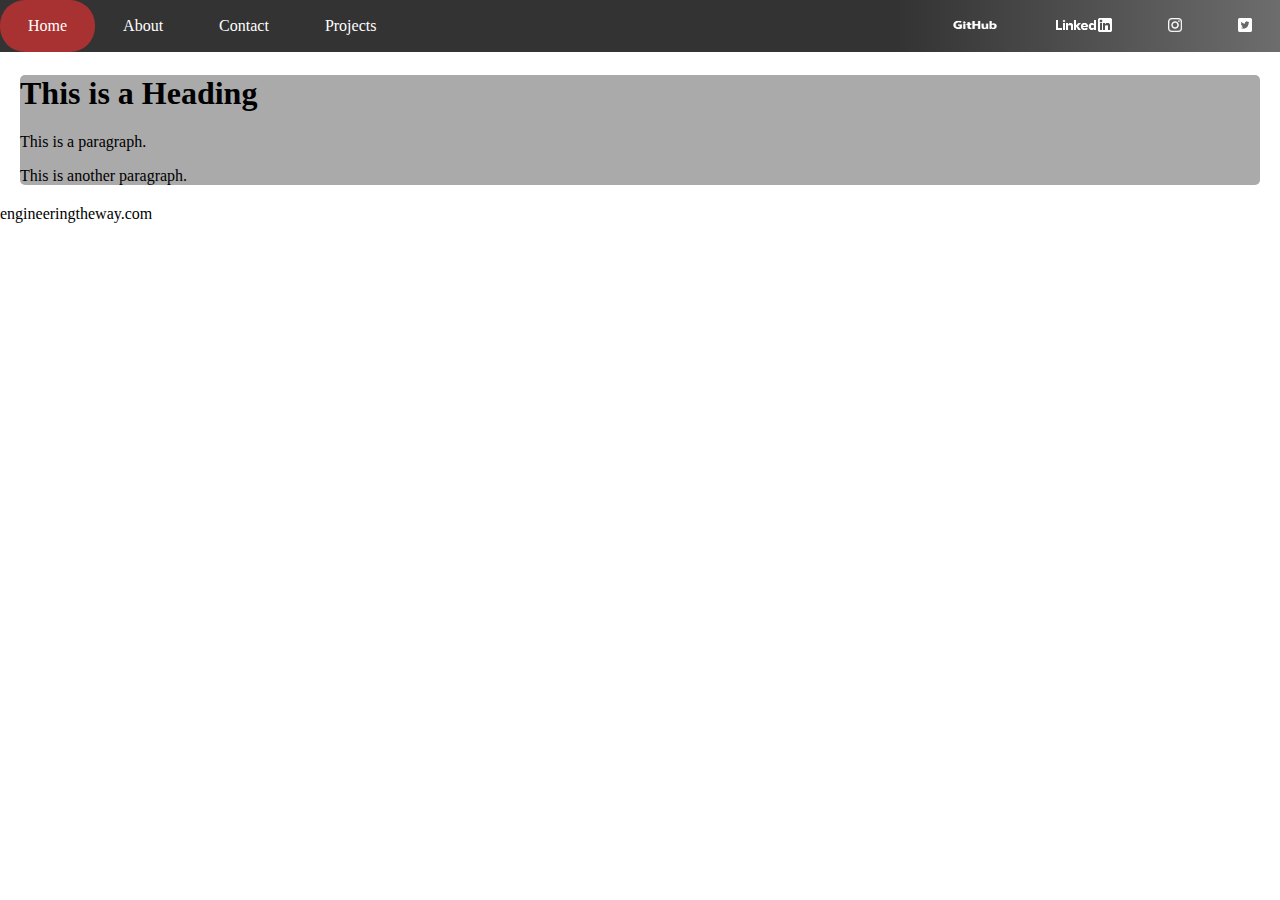
<file: Dev Files/HTML_CSS/index.html>
<!DOCTYPE html>
<html lang="en">
<head>
	<header id="pageHeader">
		<!-- Meta Data  -->
		<meta charset="UTF-8">
		<meta http-equiv="X-UA-Compatible" content="IE=edge">
		<meta name="viewport" content="width=device-width, initial-scale=1.0">
		<title>Caleb - Home</title>
		<!-- Stylesheet  -->
		<link rel="stylesheet" href="normalize.css">
		<link rel="stylesheet" href="main.css">
	</header>
</head>

<body>
	<nav>
		<ul>
			<li class="navbar"><a class="navbar active" href="index.html">Home</a></li>
			<li class="navbar"><a href="about.html">About</a></li>
			<li class="navbar"><a href="contact.html">Contact</a></li>
			<li class="navbar"><a href="projects.html">Projects</a></li>
			<li class="navbar-right"><a href="contact.html" target="_blank"><img class="navbar-right" src="./media/twitter.png" height="14" width="14"></a></li>
			<li class="navbar-right"><a href="https://www.instagram.com/waycaleb/" target="_blank"><img class="navbar-right" src="./media/ig.png" height="14" width="14"></a></li>
			<li class="navbar-right"><a href="https://www.linkedin.com/in/caleb-way-51b202247/" target="_blank"><img class="navbar-right" src="./media/linkedin.png"></a></li>
			<li class="navbar-right"><a href="https://github.com/Terillian" target="_blank"><img class="navbar-right" src="./media/github.png" height="14" width="50"></a></li>	
		</ul>
	</nav>
	<main class="content-one">
		<h1>This is a Heading</h1>
		<p>This is a paragraph.</p>
		<p>This is another paragraph.</p>
	</main>
</body>

<footer>
	<p>engineeringtheway.com</p>
</footer>
</html>
</file>
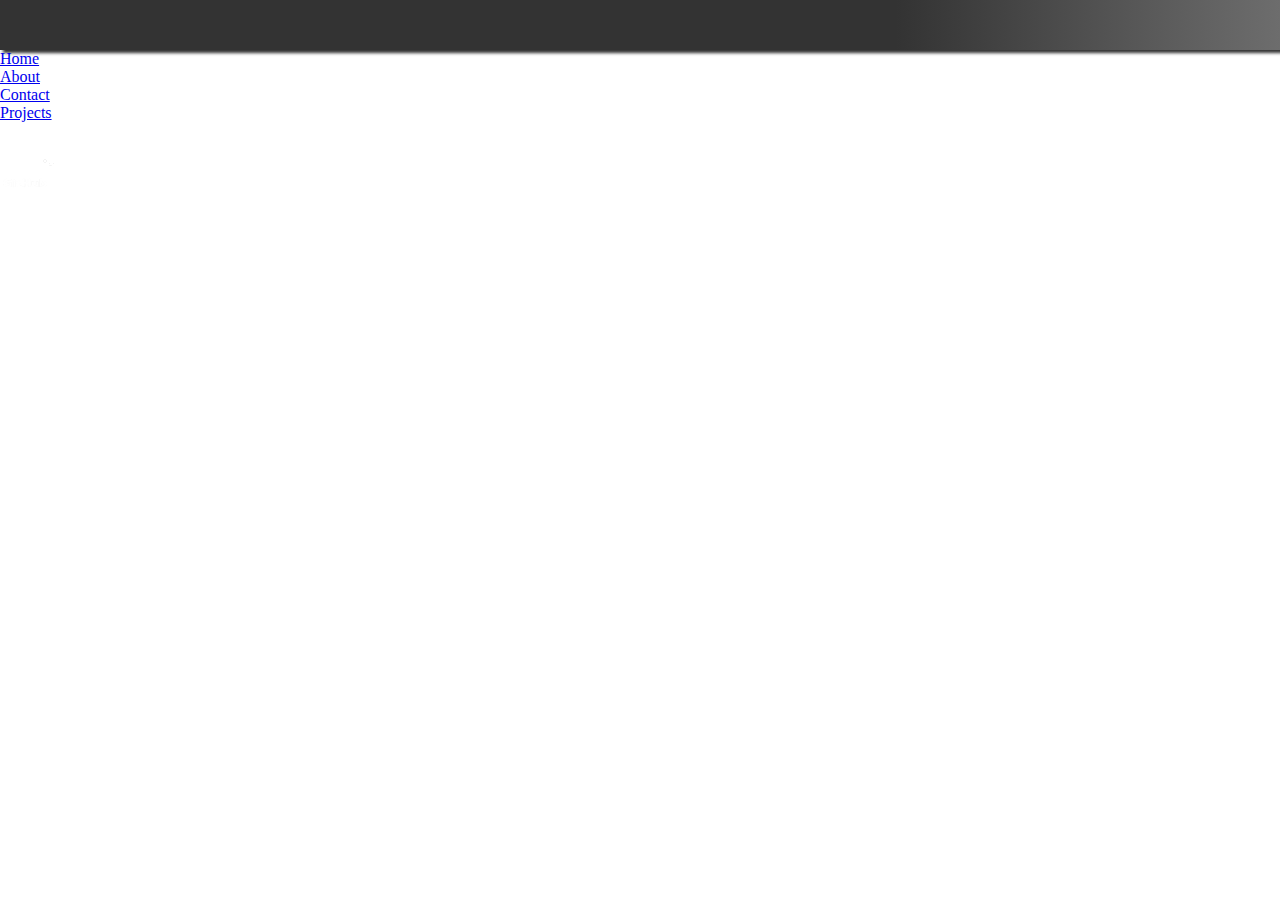
<file: about.html>
<!DOCTYPE html>
<html lang="en">
<head>
	<header id="pageHeader">
		<!-- Meta Data  -->
		<meta charset="UTF-8">
		<meta http-equiv="X-UA-Compatible" content="IE=edge">
		<meta name="viewport" content="width=device-width, initial-scale=1.0">
		<title>Caleb - About</title>
		<!-- Stylesheet  -->
		<link rel="stylesheet" href="normalize.css">
		<link rel="stylesheet" href="main.css">
</header>
</head>

<body>
	<nav>
		<ul>
			<li class="navbar"><a href="index.html">Home</a></li>
			<li class="navbar"><a class="navbar active" href="about.html">About</a></li>
			<li class="navbar"><a href="contact.html">Contact</a></li>
			<li class="navbar"><a href="projects.html">Projects</a></li>
			<li class="navbar-right"><a href="contact.html" target="_blank"><img class="navbar-right" src="./media/twitter.png" height="14" width="14"></a></li>
			<li class="navbar-right"><a href="https://www.instagram.com/waycaleb/" target="_blank"><img class="navbar-right" src="./media/ig.png" height="14" width="14"></a></li>
			<li class="navbar-right"><a href="https://www.linkedin.com/in/caleb-way-51b202247/" target="_blank"><img class="navbar-right" src="./media/linkedin.png"></a></li>
			<li class="navbar-right"><a href="https://github.com/Terillian" target="_blank"><img class="navbar-right" src="./media/github.png" height="14" width="50"></a></li>		
		</ul>
	</nav>
</body>
</html>
</file>
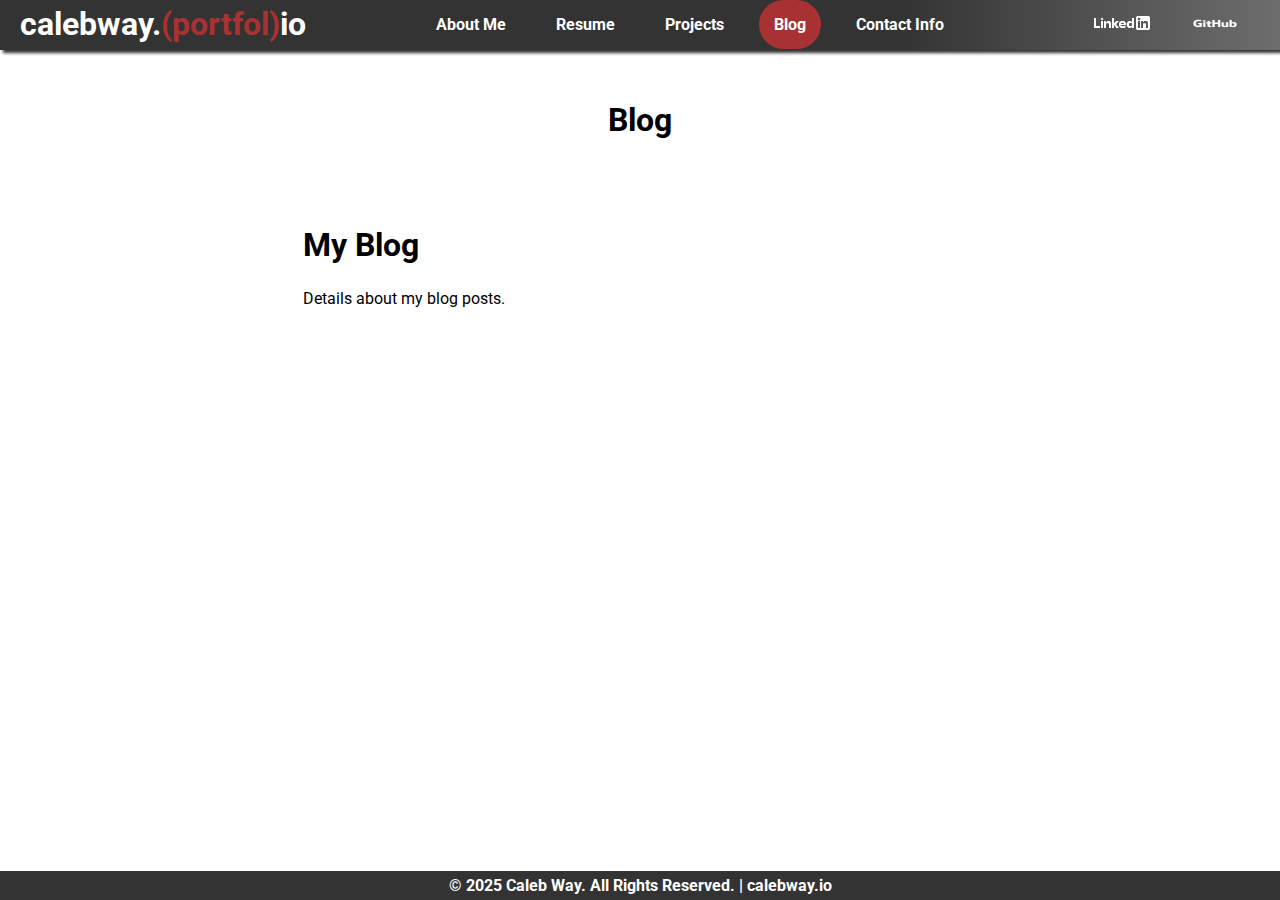
<file: blog.html>
<!DOCTYPE html>
<html lang="en">

<head>
    <!-- Meta Data  -->
    <meta charset="UTF-8">
    <meta http-equiv="X-UA-Compatible" content="IE=edge">
    <meta name="viewport" content="width=device-width, initial-scale=1.0">
    <title>Caleb - Blog</title>
	<!-- Normalize CSS  -->
	<link rel="stylesheet" href="normalize.css">
    <!-- Stylesheet  -->
    <link rel="stylesheet" href="main.css">
    <link rel="preconnect" href="https://fonts.googleapis.com">
    <link rel="preconnect" href="https://fonts.gstatic.com" crossorigin>
    <link href="https://fonts.googleapis.com/css2?family=Roboto:ital,wght@0,100..900;1,100..900&display=swap" rel="stylesheet">
    <link rel="icon" type="image/svg+xml" href="favicon.svg">
    <!-- JavaScript  -->
    <script src="https://code.jquery.com/jquery-1.10.2.js"></script>
    <script src="index.js"></script>
</head>

<body>
    <header>
        <!-- Name  -->
        <div class="header-left">
            <a href="index.html">
                <span class="white">calebway.</span><span class="red">(portfol)</span><span class="white">io</span>
            </a>
        </div>

        <!-- Navigation Links  -->
        <nav class="header-center">
            <ul>
                <li class="navbar"><a href="index.html">About Me</a></li>
                <li class="navbar"><a href="resume.html">Resume</a></li>
                <li class="navbar"><a href="projects.html">Projects</a></li>
                <li class="navbar"><a class="navbar active" href="blog.html">Blog</a></li>
                <li class="navbar"><a href="contact.html">Contact Info</a></li>
            </ul>
        </nav>

        <!-- External Links  -->
        <div class="header-right">
            <ul>
                <li class="navbar">
                    <a href="https://www.linkedin.com/in/caleb-way-51b202247/" target="_blank">
                        <img src="./media/linkedin.png" alt="LinkedIn">
                    </a>
                </li>
                <li class="navbar">
                    <a href="https://github.com/EngineerTheWay" target="_blank">
                        <img src="./media/github.png" alt="GitHub" height="13" width="50">
                    </a>
                </li>
            </ul>
        </div>

        <!-- Mobile Nav Menu  -->
        <div id="hamburger-icon" onclick="toggleMobileMenu()">
            <div class="bar1"></div>
            <div class="bar2"></div>
            <div class="bar3"></div>
            <nav class="mobile-menu">
                <ul>
                    <li class="mobile-navbar"><a href="index.html">About Me</a></li>
                    <li class="mobile-navbar"><a href="resume.html">Resume</a></li>
                    <li class="mobile-navbar"><a href="projects.html">Projects</a></li>
                    <li class="mobile-navbar"><a class="mobile-navbar active" href="blog.html">Blog</a></li>
                    <li class="mobile-navbar"><a href="contact.html">Contact Info</a></li>
                </ul>
            </nav>
        </div>
    </header>

	<!-- Page Content  -->
    <main>
		<content>
			<div class="content-divider">
				<div>
					<h1>Blog</h1>
				</div>
			</div>
	
			<div class="content-body">
				<div class="white-tile-large">
					<h1>My Blog</h1>
					<p>Details about my blog posts.</p>
					<!-- Add your blog content here -->
				</div>
			</div>
		</content>
	</main>

	<!-- Footer  -->
    <footer>
        <p>© 2025 Caleb Way. All Rights Reserved. | calebway.io</p>
    </footer>
</body>

</html>
</file>
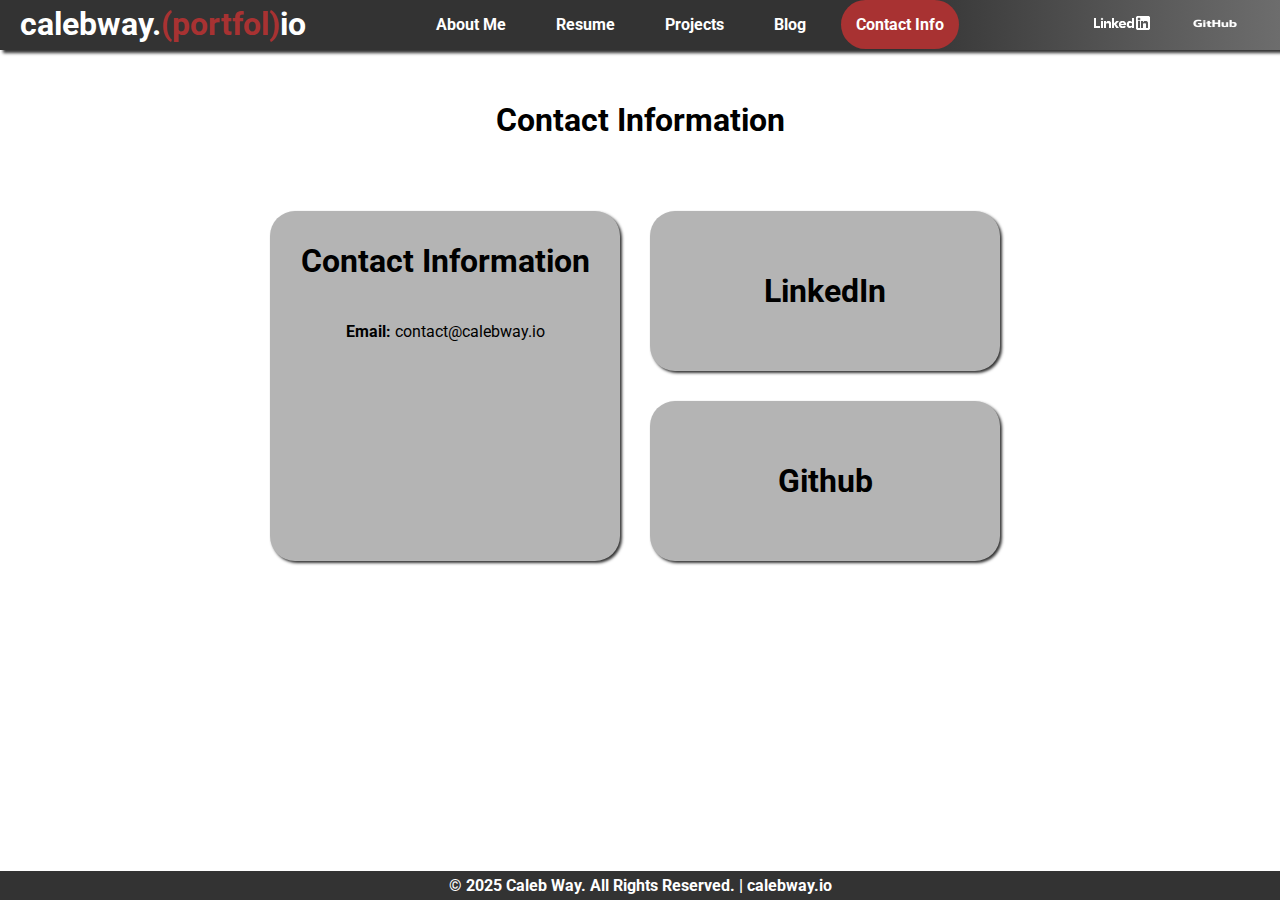
<file: contact.html>
<!DOCTYPE html>
<html lang="en">

<head>
    <!-- Meta Data  -->
    <meta charset="UTF-8">
    <meta http-equiv="X-UA-Compatible" content="IE=edge">
    <meta name="viewport" content="width=device-width, initial-scale=1.0">
    <title>Caleb - Contact Info</title>
	<!-- Normalize CSS  -->
	<link rel="stylesheet" href="normalize.css">
    <!-- Stylesheet  -->
    <link rel="stylesheet" href="main.css">
    <link rel="preconnect" href="https://fonts.googleapis.com">
    <link rel="preconnect" href="https://fonts.gstatic.com" crossorigin>
    <link href="https://fonts.googleapis.com/css2?family=Roboto:ital,wght@0,100..900;1,100..900&display=swap" rel="stylesheet">
    <link rel="icon" type="image/svg+xml" href="favicon.svg">
    <!-- JavaScript  -->
    <script src="https://code.jquery.com/jquery-1.10.2.js"></script>
    <script src="index.js"></script>
</head>

<body>
    <header>
        <!-- Name  -->
        <div class="header-left">
            <a href="index.html">
                <span class="white">calebway.</span><span class="red">(portfol)</span><span class="white">io</span>
            </a>
        </div>

        <!-- Navigation Links  -->
        <nav class="header-center">
            <ul>
                <li class="navbar"><a href="index.html">About Me</a></li>
                <li class="navbar"><a href="resume.html">Resume</a></li>
                <li class="navbar"><a href="projects.html">Projects</a></li>
                <li class="navbar"><a href="blog.html">Blog</a></li>
                <li class="navbar"><a class="navbar active" href="contact.html">Contact Info</a></li>
            </ul>
        </nav>

        <!-- External Links  -->
        <div class="header-right">
            <ul>
                <li class="navbar">
                    <a href="https://www.linkedin.com/in/caleb-way-51b202247/" target="_blank">
                        <img src="./media/linkedin.png" alt="LinkedIn">
                    </a>
                </li>
                <li class="navbar">
                    <a href="https://github.com/EngineerTheWay" target="_blank">
                        <img src="./media/github.png" alt="GitHub" height="13" width="50">
                    </a>
                </li>
            </ul>
        </div>

        <!-- Mobile Nav Menu  -->
        <div id="hamburger-icon" onclick="toggleMobileMenu()">
            <div class="bar1"></div>
            <div class="bar2"></div>
            <div class="bar3"></div>
            <nav class="mobile-menu">
                <ul>
                    <li class="mobile-navbar"><a href="index.html">About Me</a></li>
                    <li class="mobile-navbar"><a href="resume.html">Resume</a></li>
                    <li class="mobile-navbar"><a href="projects.html">Projects</a></li>
                    <li class="mobile-navbar"><a href="blog.html">Blog</a></li>
                    <li class="mobile-navbar"><a class="mobile-navbar active" href="contact.html">Contact Info</a></li>
                </ul>
            </nav>
        </div>
    </header>

	<!-- Page Content  -->
    <main>
		<content>
			<div class="content-divider">
				<div><h1>Contact Information</h1></div>
			</div>
	
			<div class="content-body">
				<div class="tile">
					<h1>Contact Information</h1>
					<p><span class="bold">Email:</span> contact@calebway.io</p>
				</div>
				<div class="tile-container">
					<div class="tile-container-tile"  onclick="openInNewTab('https://www.linkedin.com/in/caleb-way-51b202247/');">
						<a href="https://www.linkedin.com/in/caleb-way-51b202247/" target="_blank" class="link-remove-format"><h1>LinkedIn</h1></a>
					</div>
					<div class="tile-container-tile" onclick="openInNewTab('https://github.com/EngineerTheWay/');">
						<a href="https://github.com/EngineerTheWay" target="_blank" class="link-remove-format"><h1>Github</h1></a>
					</div>
				</div>
			</div>
		</content>
	</main>

	<!-- Footer  -->
    <footer>
        <p>© 2025 Caleb Way. All Rights Reserved. | calebway.io</p>
    </footer>
</body>

</html>
</file>
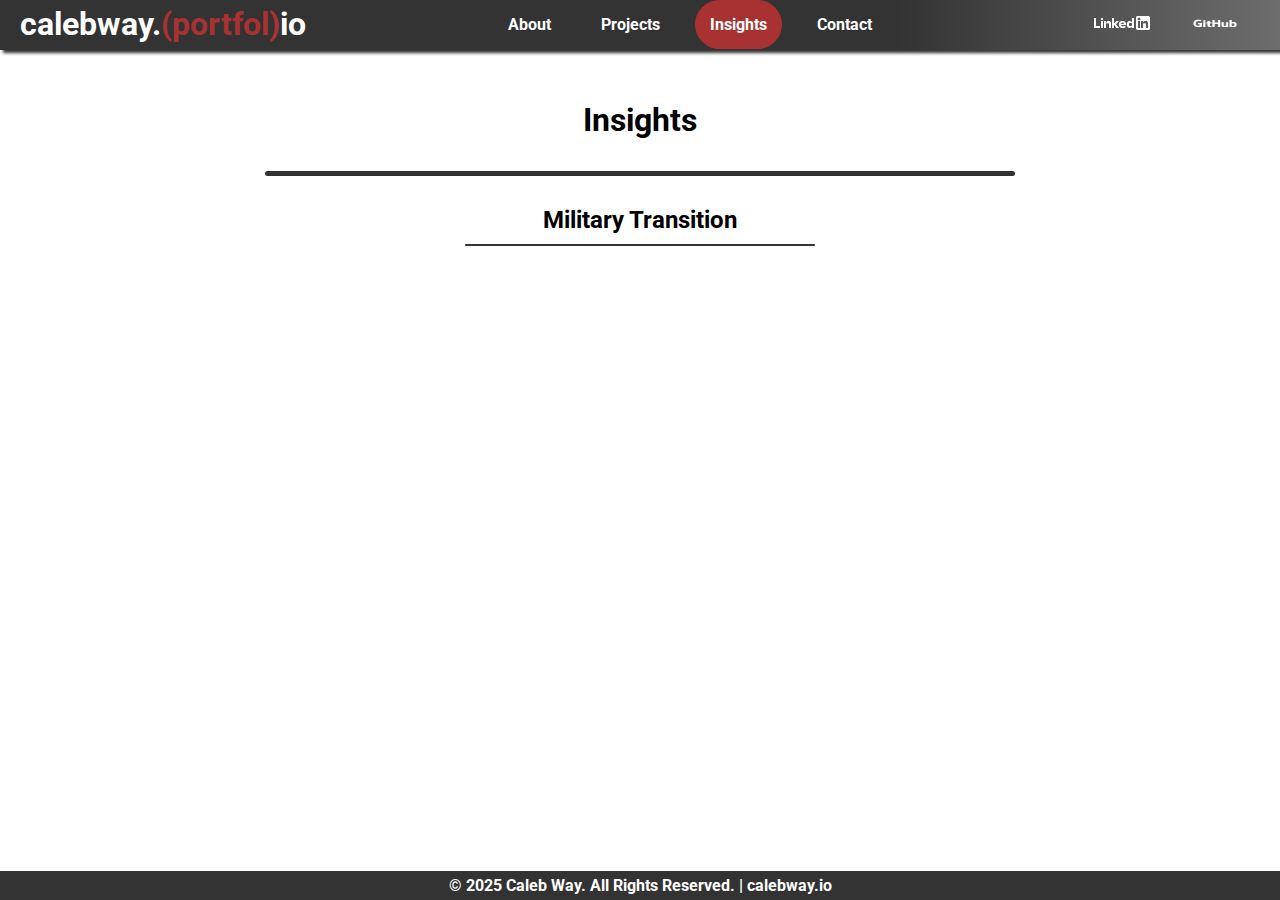
<file: insights.html>
<!DOCTYPE html>
<html lang="en">

<head>
    <!-- Meta Data  -->
    <meta charset="UTF-8">
    <meta http-equiv="X-UA-Compatible" content="IE=edge">
    <meta name="viewport" content="width=device-width, initial-scale=1.0">
    <title>Caleb - Insights</title>
	<!-- Normalize CSS  -->
	<link rel="stylesheet" href="/css/normalize.css">
    <!-- Stylesheet  -->
    <link rel="stylesheet" href="/css/main.css">
    <link rel="preconnect" href="https://fonts.googleapis.com">
    <link rel="preconnect" href="https://fonts.gstatic.com" crossorigin>
    <link href="https://fonts.googleapis.com/css2?family=Roboto:ital,wght@0,100..900;1,100..900&display=swap" rel="stylesheet">
    <link rel="icon" type="image/svg+xml" href="favicon.svg">
    <!-- JavaScript  -->
    <script src="https://code.jquery.com/jquery-1.10.2.js"></script>
    <script src="/js/index.js"></script>
	<script src="/js/blog.js" defer></script>
</head>

<body>
    <header>
        <!-- Name  -->
        <div class="header-left">
            <a href="index.html">
                <span class="white">calebway.</span><span class="red">(portfol)</span><span class="white">io</span>
            </a>
        </div>

        <!-- Navigation Links  -->
        <nav class="header-center">
            <ul>
                <li class="navbar"><a href="index.html">About</a></li>
				<li class="navbar"><a href="projects.html">Projects</a></li>
                <li class="navbar"><a class="navbar active" href="insights.html">Insights</a></li>
                <li class="navbar"><a href="contact.html">Contact</a></li>
            </ul>
        </nav>

        <!-- External Links  -->
        <div class="header-right">
            <ul>
                <li class="navbar">
                    <a href="https://www.linkedin.com/in/caleb-way-51b202247/" target="_blank">
                        <img src="./media/linkedin.png" alt="LinkedIn">
                    </a>
                </li>
                <li class="navbar">
                    <a href="https://github.com/EngineerTheWay" target="_blank">
                        <img src="./media/github.png" alt="GitHub" height="13" width="50">
                    </a>
                </li>
            </ul>
        </div>

        <!-- Mobile Nav Menu  -->
        <div id="hamburger-icon" onclick="toggleMobileMenu()">
            <div class="bar1"></div>
            <div class="bar2"></div>
            <div class="bar3"></div>
            <nav class="mobile-menu">
                <ul>
                    <li class="mobile-navbar"><a href="index.html">About</a></li>
                    <li class="mobile-navbar"><a href="projects.html">Projects</a></li>
					<li class="mobile-navbar"><a class="mobile-navbar active" href="insights.html">Insights</a></li>
                    <li class="mobile-navbar"><a href="contact.html">Contact</a></li>
                </ul>
            </nav>
        </div>
    </header>

	<!-- Page Content  -->
    <main>
		<content>
			<div class="content-divider">
				<div><h1>Insights</h1></div>

				<div class="page-break"></div>
				
			</div>
	
			<div class="content-divider">
				<div><h2>Military Transition</h2></div>

				<div class="page-break-short"></div>
		
				<div id="blog-section" class="content-body"></div>

		</content>


	</main>

	<!-- Footer  -->
    <footer>
        <p>© 2025 Caleb Way. All Rights Reserved. | calebway.io</p>
    </footer>
</body>

</html>
</file>
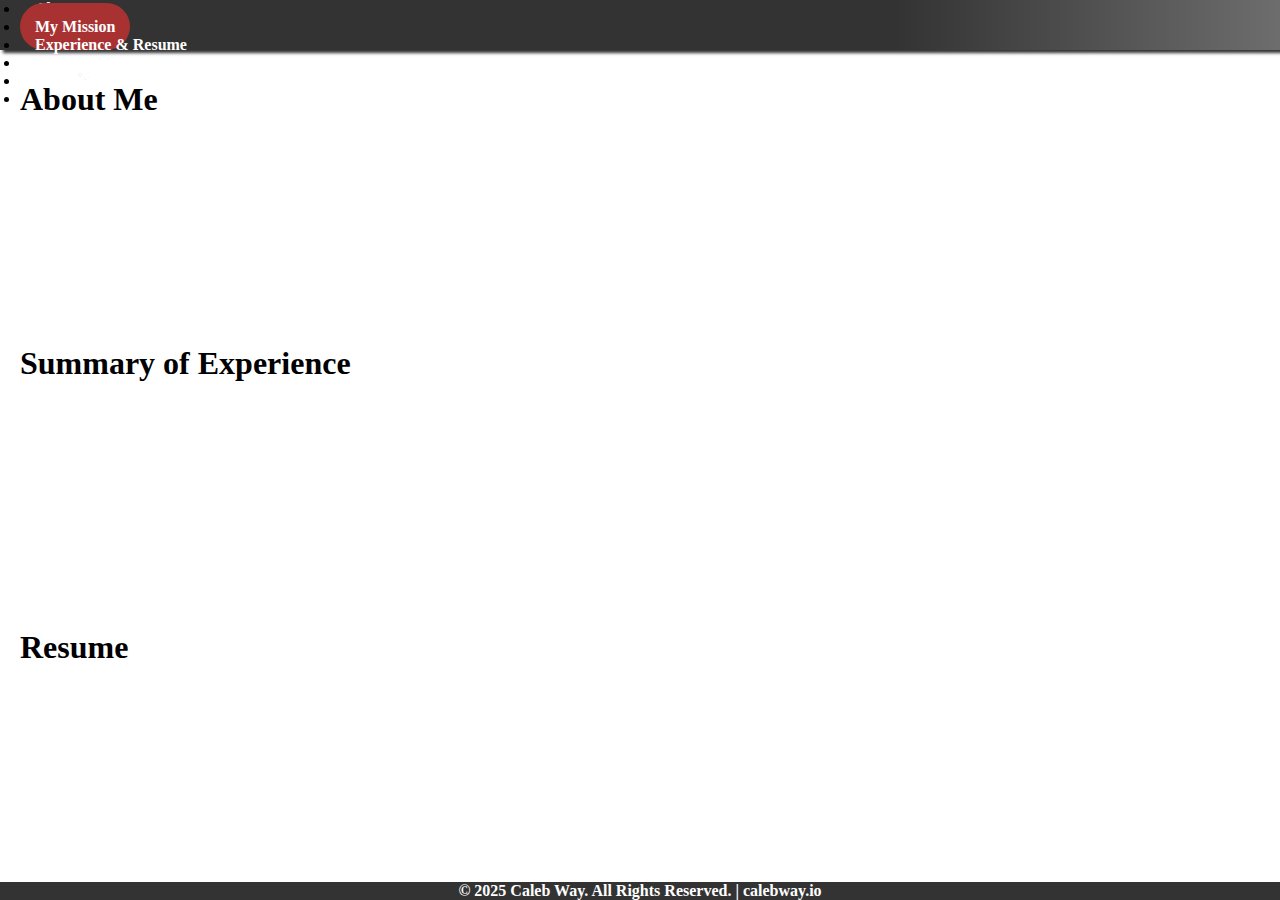
<file: mission.html>
<!DOCTYPE html>
<html lang="en">
<head>
	<!-- Meta Data  -->
	<meta charset="UTF-8">
	<meta http-equiv="X-UA-Compatible" content="IE=edge">
	<meta name="viewport" content="width=device-width, initial-scale=1.0">
	<title>Caleb - About</title>
	<!-- Stylesheet  -->
	<link rel="stylesheet" href="normalize.css">
	<link rel="stylesheet" href="main.css">
</head>

<body>
	<header>
		<nav> 
			<ul>
				<li class="navbar"><a href="index.html">About Me</a></li>
				<li class="navbar"><a class="navbar active" href="mission.html">My Mission</a></li>
				<li class="navbar"><a href="resume.html">Experience & Resume</a></li>
				<li class="navbar"><a href="contact.html">Contact Information</a></li>
				<li class="navbar"><a href="https://www.linkedin.com/in/caleb-way-51b202247/" target="_blank"><img class="navbar" src="./media/linkedin.png"></a></li>
				<li class="navbar"><a href="https://github.com/EngineerTheWay" target="_blank"><img class="navbar" src="./media/github.png" height="13" width="50"></a></li>	
			</ul>
		</nav>
		<div id="hamburger-icon" onclick="toggleMobileMenu(this)">
			<div class="bar1"></div>
			<div class="bar2"></div>
			<div class="bar3"></div>
			<ul class="mobile-menu">
				<li><a href="index.html">About Me</a></li>
				<li><a href="mission.html">My Mission</a></li>
				<li><a href="resume.html">Experience & Resume</a></li>
				<li><a href="contact.html">Contact Information</a></li>
				<li><a href="https://www.linkedin.com/in/caleb-way-51b202247/">LinkedIn</a></li>
				<li><a href="https://github.com/EngineerTheWay">Github</a></li>
			</ul>
		</div>
	</header>
	<script src="index.js"></script>

	<main class="content-one">
		<h1>About Me</h1>
	</main>

	<main class="content-two">
		<h1>Summary of Experience</h1>
		<p></p>
	</main>

	<main class="content-two">
		<h1>Resume</h1>
		<p></p>
	</main>
	
</body>

<footer>
	<ul>
		<li>© 2025 Caleb Way. All Rights Reserved. | calebway.io</li>
	</ul>
</footer>
</body>
</html>
</file>
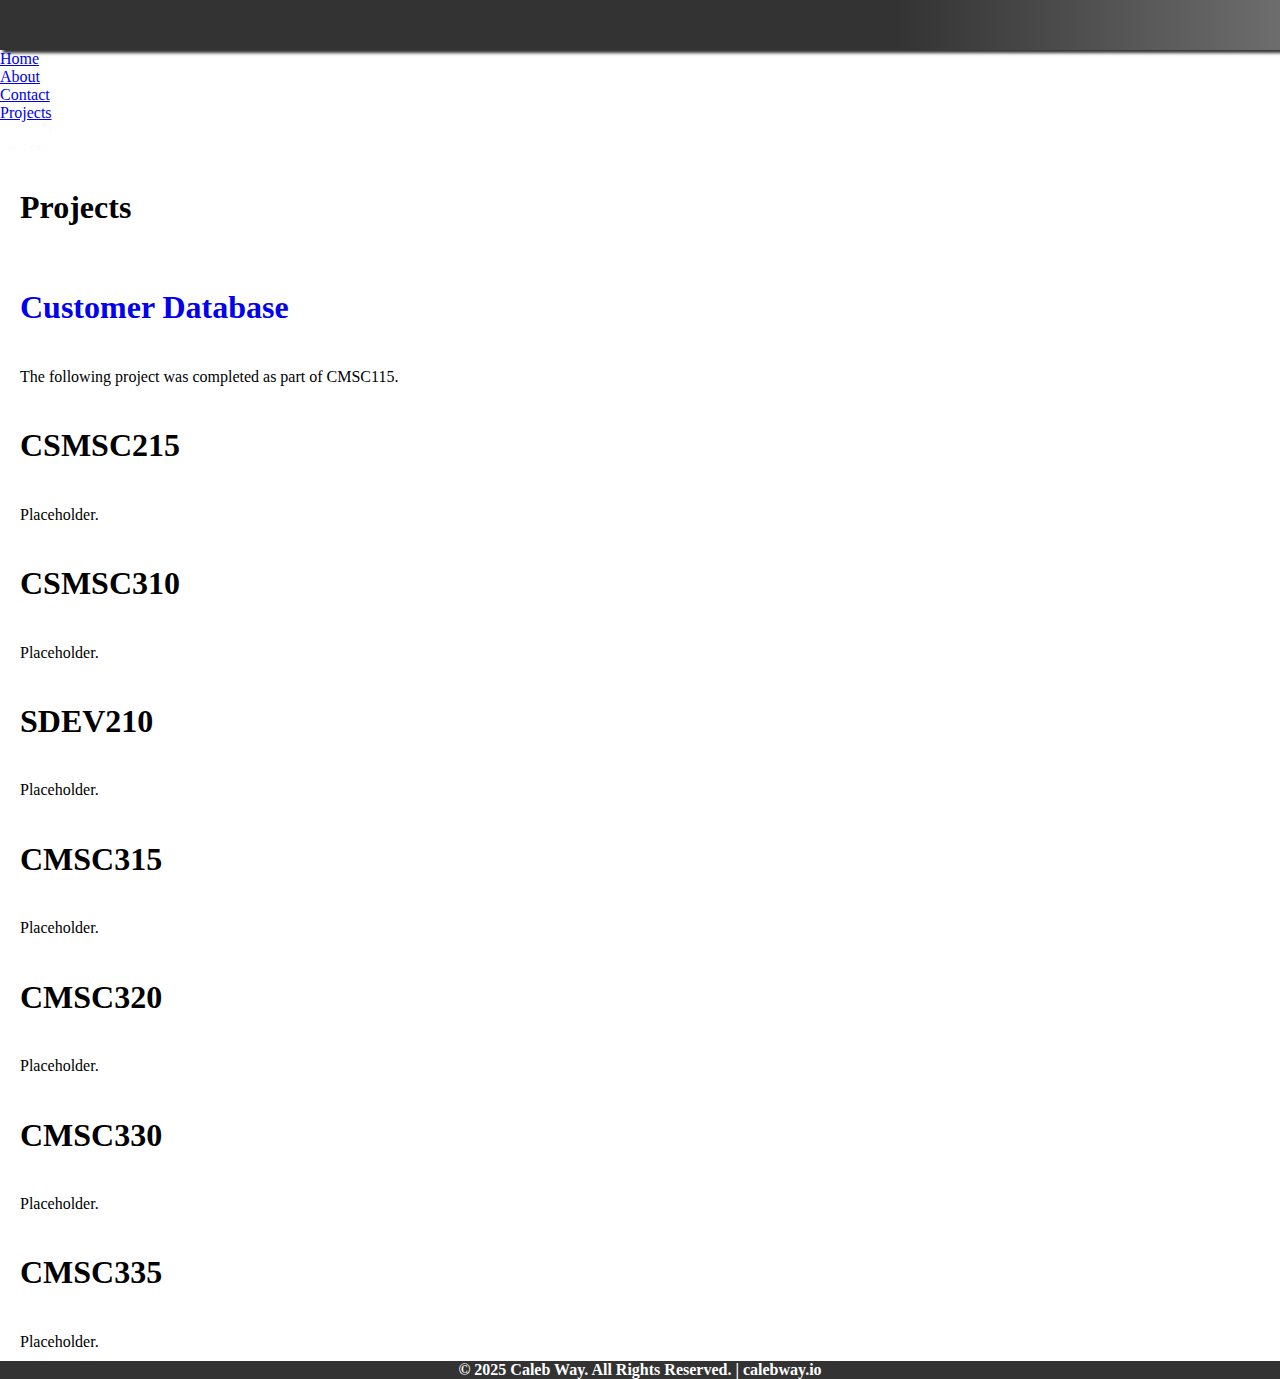
<file: projects.html>
<!DOCTYPE html>
<html lang="en">
<head>
	<header id="pageHeader">
		<!-- Meta Data  -->
		<meta charset="UTF-8">
		<meta http-equiv="X-UA-Compatible" content="IE=edge">
		<meta name="viewport" content="width=device-width, initial-scale=1.0">
		<title>Caleb - Projects</title>
		<!-- Stylesheet  -->
		<link rel="stylesheet" href="normalize.css">
		<link rel="stylesheet" href="main.css">
</header>
</head>

<body>
	<nav>
		<ul>
			<li class="navbar"><a  href="index.html">Home</a></li>
			<li class="navbar"><a href="about.html">About</a></li>
			<li class="navbar"><a href="contact.html">Contact</a></li>
			<li class="navbar"><a class="navbar active" href="projects.html">Projects</a></li>
			<li class="navbar-right"><a href="https://www.linkedin.com/in/caleb-way-51b202247/" target="_blank"><img class="navbar-right" src="./media/linkedin.png"></a></li>
			<li class="navbar-right"><a href="https://github.com/EngineerTheWay" target="_blank"><img class="navbar-right" src="./media/github.png" height="14" width="50"></a></li>	
		</ul>
	</nav>

	<main class="content-one">
		<h1>Projects</h1>
	</main>

	<main class="content-two">
		<h1><a href="https://github.com/EngineerTheWay/CMSC115" target="_blank">Customer Database</a></h1>
		<p>The following project was completed as part of CMSC115.</p>
	</main>

	<main class="content-two">
		<h1>CSMSC215</h1>
		<p>Placeholder.</p>
	</main>

	<main class="content-two">
		<h1>CSMSC310</h1>
		<p>Placeholder.</p>
	</main>

	<main class="content-two">
		<h1>SDEV210</h1>
		<p>Placeholder.</p>
	</main>

	<main class="content-two">
		<h1>CMSC315</h1>
		<p>Placeholder.</p>
	</main>

	<main class="content-two">
		<h1>CMSC320</h1>
		<p>Placeholder.</p>
	</main>

	<main class="content-two">
		<h1>CMSC330</h1>
		<p>Placeholder.</p>
	</main>

	<main class="content-two">
		<h1>CMSC335</h1>
		<p>Placeholder.</p>
	</main>
	
</body>

<footer>
	<ul>
		<li>© 2025 Caleb Way. All Rights Reserved. | calebway.io</li>
	</ul>
</footer>
</body>
</html>
</file>
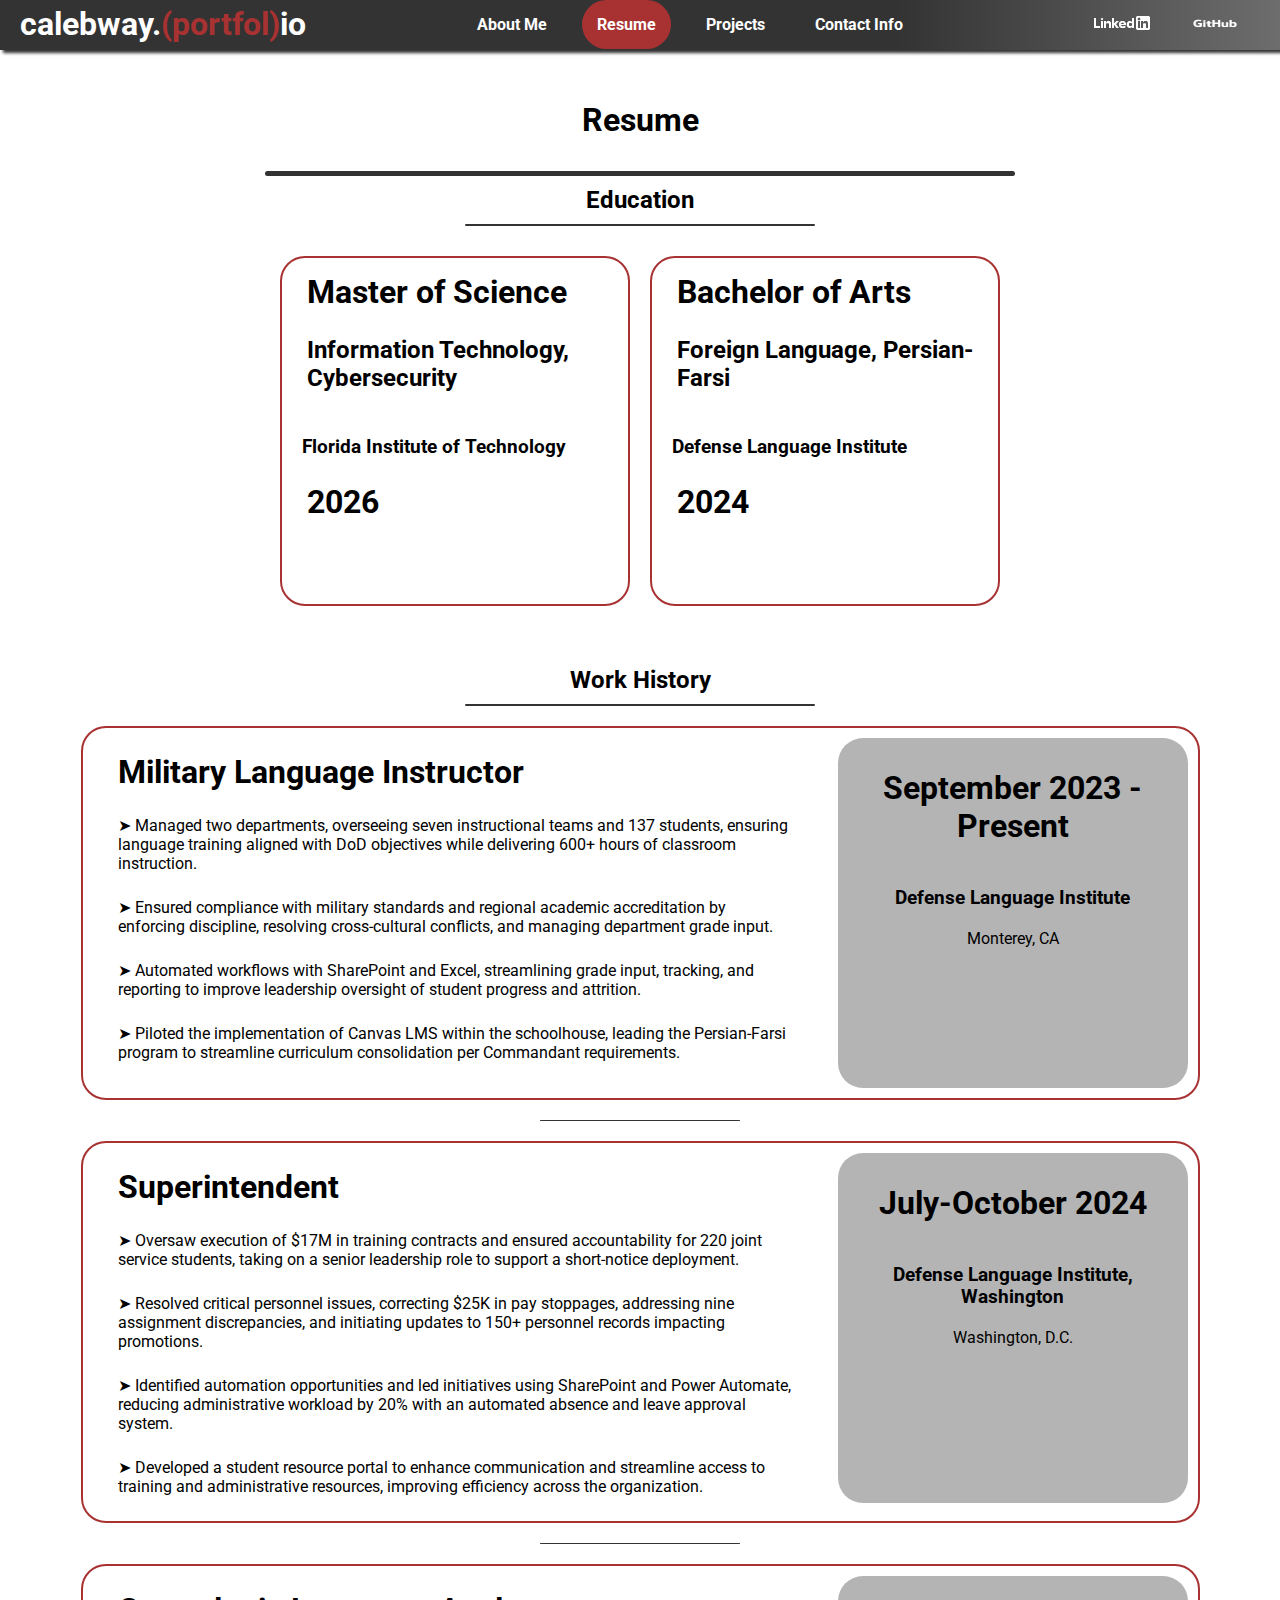
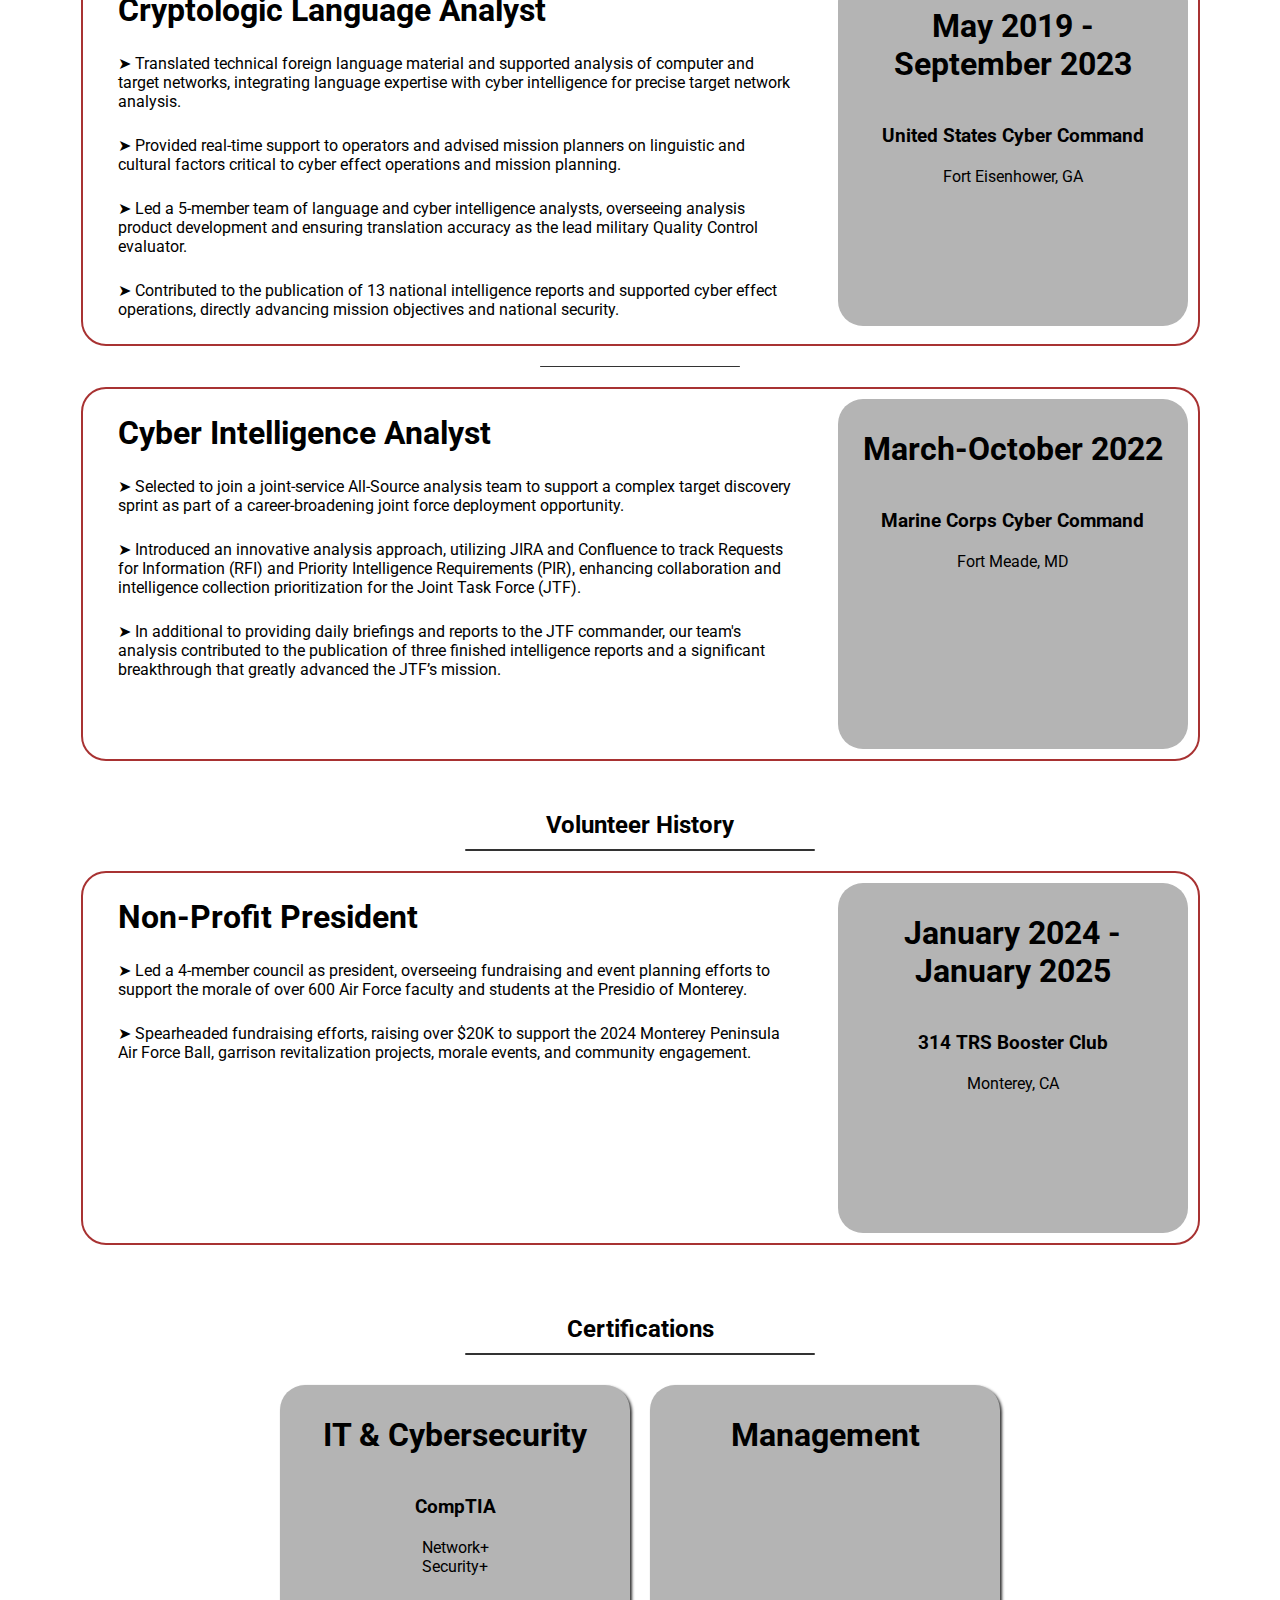
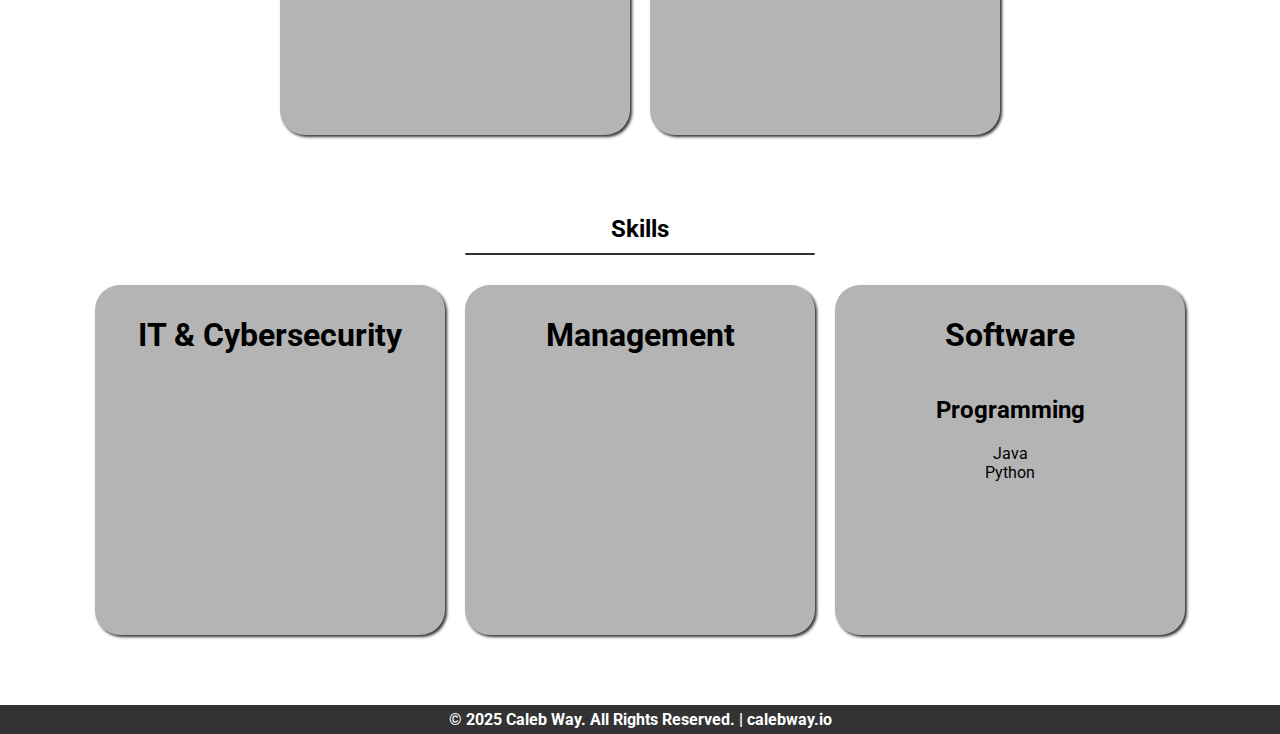
<file: resume.html>
<!DOCTYPE html>
<html lang="en">

<head>
    <!-- Meta Data  -->
    <meta charset="UTF-8">
    <meta http-equiv="X-UA-Compatible" content="IE=edge">
    <meta name="viewport" content="width=device-width, initial-scale=1.0">
    <title>Caleb - Resume</title>
	<!-- Normalize CSS  -->
	<link rel="stylesheet" href="normalize.css">
    <!-- Stylesheet  -->
    <link rel="stylesheet" href="main.css">
    <link rel="preconnect" href="https://fonts.googleapis.com">
    <link rel="preconnect" href="https://fonts.gstatic.com" crossorigin>
    <link href="https://fonts.googleapis.com/css2?family=Roboto:ital,wght@0,100..900;1,100..900&display=swap" rel="stylesheet">
    <link rel="icon" type="image/svg+xml" href="favicon.svg">
    <!-- JavaScript  -->
    <script src="https://code.jquery.com/jquery-1.10.2.js"></script>
    <script src="index.js"></script>
</head>

<body>
    <header>
        <!-- Name  -->
        <div class="header-left">
            <a href="index.html">
                <span class="white">calebway.</span><span class="red">(portfol)</span><span class="white">io</span>
            </a>
        </div>

        <!-- Navigation Links  -->
        <nav class="header-center">
            <ul>
                <li class="navbar"><a href="index.html">About Me</a></li>
                <li class="navbar"><a class="navbar active" href="resume.html">Resume</a></li>
                <li class="navbar"><a href="projects.html">Projects</a></li>
                <li class="navbar"><a href="contact.html">Contact Info</a></li>
            </ul>
        </nav>

        <!-- External Links  -->
        <div class="header-right">
            <ul>
                <li class="navbar">
                    <a href="https://www.linkedin.com/in/caleb-way-51b202247/" target="_blank">
                        <img src="./media/linkedin.png" alt="LinkedIn">
                    </a>
                </li>
                <li class="navbar">
                    <a href="https://github.com/EngineerTheWay" target="_blank">
                        <img src="./media/github.png" alt="GitHub" height="13" width="50">
                    </a>
                </li>
            </ul>
        </div>

        <!-- Mobile Nav Menu  -->
        <div id="hamburger-icon" onclick="toggleMobileMenu()">
            <div class="bar1"></div>
            <div class="bar2"></div>
            <div class="bar3"></div>
            <nav class="mobile-menu">
                <ul>
                    <li class="mobile-navbar"><a href="index.html">About Me</a></li>
                    <li class="mobile-navbar"><a class="mobile-navbar active" href="resume.html">Resume</a></li>
                    <li class="mobile-navbar"><a href="projects.html">Projects</a></li>
                    <li class="mobile-navbar"><a href="contact.html">Contact Info</a></li>
                </ul>
            </nav>
        </div>
    </header>

	<!-- Page Content  -->
    <main>
		<content>
			<div class="content-divider">
				<div><h1>Resume</h1></div>

				<div class="page-break"></div>

				<div><h2>Education</h2></div>

				<div class="page-break-short"></div>

				<div class="content-body">
					<div class="white-tile bordered" onclick="openModal('education1')"><h1>Master of Science</h1><h2>Information Technology, Cybersecurity</h2>  <br><h3>Florida Institute of Technology</h3><h1>2026</h1> </div>
					<div class="white-tile bordered" onclick="openModal('education2')"><h1>Bachelor of Arts</h1><h2>Foreign Language, Persian-Farsi</h2>   <br><h3>Defense Language Institute</h3><h1>2024</h1> </div>
				</div>
				
			</div>
	
			<div class="content-divider">
				<div><h2>Work History</h2></div>

				<div class="page-break-short"></div>

				<div class="content-body">
					<div class="content-body-wrap bordered">
						<div class="white-tile-large"><h1>Military Language Instructor</h1> 
							<p>➤ Managed two departments, overseeing seven instructional teams and 137 students, ensuring language training aligned with DoD objectives while delivering 600+ hours of classroom instruction.</p>
							<p>➤ Ensured compliance with military standards and regional academic accreditation by enforcing discipline, resolving cross-cultural conflicts, and managing department grade input.</p>
							<p>➤ Automated workflows with SharePoint and Excel, streamlining grade input, tracking, and reporting to improve leadership oversight of student progress and attrition.</p>
							<p>➤ Piloted the implementation of Canvas LMS within the schoolhouse, leading the Persian-Farsi program to streamline curriculum consolidation per Commandant requirements.</p>
						</div>
						<div class="tile"><h1>September 2023 -<br>Present</h1> <h3>Defense Language Institute</h3> <p>Monterey, CA</p></div>
					</div>
				</div>

				<div class="page-break-thin"></div>
		
				<div class="content-body">
					<div class="content-body-wrap bordered">
						<div class="white-tile-large"><h1>Superintendent</h1> 
							<p>➤ Oversaw execution of $17M in training contracts and ensured accountability for 220 joint service students, taking on a senior leadership role to support a short-notice deployment.</p>
							<p>➤ Resolved critical personnel issues, correcting $25K in pay stoppages, addressing nine assignment discrepancies, and initiating updates to 150+ personnel records impacting promotions.</p>
							<p>➤ Identified automation opportunities and led initiatives using SharePoint and Power Automate, reducing administrative workload by 20% with an automated absence and leave approval system.</p>
							<p>➤ Developed a student resource portal to enhance communication and streamline access to training and administrative resources, improving efficiency across the organization.</p>
						</div>
						<div class="tile"><h1>July-October 2024</h1> <h3>Defense Language Institute, Washington</h3> <p>Washington, D.C.</p></div>
					</div>
				</div>

				<div class="page-break-thin"></div>
		
				<div class="content-body">
					<div class="content-body-wrap bordered">
						<div class="white-tile-large"><h1>Cryptologic Language Analyst</h1> 
							<p>➤ Translated technical foreign language material and supported analysis of computer and target networks, integrating language expertise with cyber intelligence for precise target network analysis.</p>
							<p>➤ Provided real-time support to operators and advised mission planners on linguistic and cultural factors critical to cyber effect operations and mission planning.</p>
							<p>➤ Led a 5-member team of language and cyber intelligence analysts, overseeing analysis product development and ensuring translation accuracy as the lead military Quality Control evaluator.</p>
							<p>➤ Contributed to the publication of 13 national intelligence reports and supported cyber effect operations, directly advancing mission objectives and national security.</p>
						</div>
						<div class="tile"><h1>May 2019 -<br>September 2023</h1> <h3>United States Cyber Command</h3> <p>Fort Eisenhower, GA</p></div>
					</div>
				</div>

				<div class="page-break-thin"></div>
		
				<div class="content-body">
					<div class="content-body-wrap bordered">
						<div class="white-tile-large"><h1>Cyber Intelligence Analyst</h1> 
							<p>➤ Selected to join a joint-service All-Source analysis team to support a complex target discovery sprint as part of a career-broadening joint force deployment opportunity.</p>
							<p>➤ Introduced an innovative analysis approach, utilizing JIRA and Confluence to track Requests for Information (RFI) and Priority Intelligence Requirements (PIR), enhancing collaboration and intelligence collection prioritization for the Joint Task Force (JTF).</p>
							<p>➤ In additional to providing daily briefings and reports to the JTF commander, our team's analysis contributed to the publication of three finished intelligence reports and a significant breakthrough that greatly advanced the JTF’s mission.</p>
						</div>
						<div class="tile"><h1>March-October 2022</h1> <h3>Marine Corps Cyber Command</h3> <p>Fort Meade, MD</p></div>
					</div>
				</div>

			<div class="content-divider">
				<div><h2>Volunteer History</h2></div>

				<div class="page-break-short"></div>

				<div class="content-body">
					<div class="content-body-wrap bordered">
						<div class="white-tile-large "><h1>Non-Profit President</h1> 
							<p>➤ Led a 4-member council as president, overseeing fundraising and event planning efforts to support the morale of over 600 Air Force faculty and students at the Presidio of Monterey.</p>
							<p>➤ Spearheaded fundraising efforts, raising over $20K to support the 2024 Monterey Peninsula Air Force Ball, garrison revitalization projects, morale events, and community engagement.</p>
						</div>
						<div class="tile"><h1>January 2024 -<br>January 2025</h1><h3>314 TRS Booster Club</h3> <p>Monterey, CA</p></div>
					</div>
				</div>
			</div>

			<div class="content-divider">
				<div><h2>Certifications</h2></div>

				<div class="page-break-short"></div>

				<div class="content-body">
				
					<div class="tile"><h1>IT & Cybersecurity</h1> <h3>CompTIA</h3> <p>Network+<br>Security+</p></div>
					<div class="tile"><h1>Management</h1></div>
				
				</div>
			</div>

			<div class="content-divider">
				<div><h2>Skills</h2></div>

				<div class="page-break-short"></div>

				<div class="content-body">
				
					<div class="tile"><h1>IT & Cybersecurity</h1> </div>
					<div class="tile"><h1>Management</h1></div>
					<div class="tile"><h1>Software</h1> <h2>Programming</h2> <p>Java <br>Python</p></div>
				
				</div>
			</div>	

		</content>


	</main>

	<!-- Modals -->
    <div id="education1" class="modal">
        <div class="modal-content">
            <span class="close" onclick="closeModal('education1')">&times;</span>
			<h1>M.S. Information Technology, Cybersecurity</h1>
			<h2>Florida Institute of Technology</h2>
            <p>I completed this program while I was working serving on Active Duty in preperation for my transition out of military service. I chose to pursue a MS degree to round out my academic knowledge in a quantitative field and prepare me for a transition into a career at the bridge of business and technology. Florida Tech's Wisdom Warrior program meet my needs perfectly, fully covering my tuition and preparing me for both my future career and academic studies in business.  </p>
			<p><span class="bold">Coursework:</span> Computer Networking, Network Security, Host-based Security, Database Management, IT Project Management, Enterprise Information Systems, Information Technology Management & Strategy</p>
		</div>
    </div>

    <dialog id="education2" class="modal">
        <div class="modal-content">
            <span class="close" onclick="closeModal('education2')">&times;</span>
			<h1>B.A. Foreign Language, Persian-Farsi</h1>
			<h2>Defense Language Institute</h2>
            <p>I completed DLIFLC's Persian-Farsi basic course in 2019; this program is a 47-week accelerated program, bringing you from zero to full professional language proficiency. In 2023, I completed the Persian-Farsi intermediate course which is a 19-week acccelerated program with a greater focus on culture and history. These two programs, combined with courses I took at other universities in general studies and computer science, comprised my undergraduate studies.</p>
			<p><span class="bold">Coursework:</span> Advanced Persian Language Studies, Translation, Literary Analysis, Middle East History, Iranian Culture & History, Oral Speaking Proficiency, Technical Analysis in Foreign Language</p>
        </div>
    </dialog>

	<!-- Footer  -->
    <footer>
        <p>© 2025 Caleb Way. All Rights Reserved. | calebway.io</p>
    </footer>
</body>

</html>
</file>
<file: Dev Files/HTML_CSS/main.css>
nav ul { 
	list-style-type: none;
	margin: 0;
	padding: 0;
	overflow: hidden;
	background-image: linear-gradient(90deg, #333 70%, rgb(109, 109, 109) 100%);
	position: fixed;
	top: 0;
	width: 100%;
}

nav .navbar {
	float: left;
	padding-left: 0;
}

nav .navbar-right {
	float: right;
	padding: 9px 14px;
}

nav .navbar a {
	display: block;
	color: white;
	text-align: center;
	padding: 17px 28px;
	text-decoration: none;
	font-family: Copperplate, fantasy;
}

nav .navbar a:hover:not(.active) {
	background-color: #111;
	border-radius: 25px;
}

nav .navbar-right:hover:not(.active) {
	background-color: #303030;
	border-radius: 50px;
}

nav .navbar.active {
	background-color: #a83232;
	border-radius: 25px;
}



/* <---- Border ---->
nav .navbar {
	border-right: .75px solid #bbb;
}
nav .navbar:first-child {
	border-right: .75px solid #bbb;
}
nav .navbar:nth-child(4) {
	border-right: none;
}
*/


.content-one {
	background-color:rgb(170, 170, 170);
	margin: 20px;
	margin-top: 75px;
	position: relative;
	box-shadow: #333;
	border-radius: 5px;
	
}

h1 .content-one {
	background-color:rgb(170, 170, 170);
	margin: 20px;
	margin-top: 75px;
	position: relative;
	box-shadow: #333;
	border-radius: 5px;
	
}

.content-two {
	background-color:green;
	padding: 2em;
	
	width: 25%;
}

/* { <--- Debug --->
	border: 1px solid red;
  }
*/
</file>
<file: main.css>
/* Global Rules */
* {
    padding: 0;
    margin: 0;
    box-sizing: border-box;
}

body {
    font-family: "Roboto", serif;
    font-optical-sizing: auto;
    font-weight: normal;
    font-style: normal;
    font-variation-settings: "wdth" 100;
    min-height: 100vh;
    display: flex;
    flex-direction: column;
}

/* Utility Classes */
.red { color: #a83232; }
.white { color: white; }
.bold { font-weight: bold; }
.link-remove-format { text-decoration: none; color: inherit; }
.reduce-pad { padding: 10px;}

/* Header / Navigation Bar */
header {
    padding: 0px 20px;
    background-image: linear-gradient(90deg, #333 70%, rgb(109, 109, 109) 100%);
    height: 50px;
    display: flex;
    justify-content: space-between;
    box-shadow: 3px 3px 3px #333;
}

header a {
    text-decoration: none;
}

/* Left Section */
header .header-left {
    padding: 5px 0px;
    font-weight: bold;
    font-size: 32px;
    color: white;
    white-space: nowrap;
}

header .header-left a {
    text-decoration: none;
}

/* Center Section */
header nav.header-center {
    flex: 1;
    text-align: center;
}

header nav.header-center ul {
    list-style: none;
    margin: 0;
    padding: 15px 0px;
    display: inline-flex;
    white-space: nowrap;
}

header nav.header-center ul li {
    margin: 0 10px;
}

/* Right Section */
header .header-right {
    /* keep default sizing */
}

header .header-right ul {
    list-style: none;
    margin: 0;
    padding: 15px 0px;
    display: flex;
}

header .header-right ul li {
    margin: 0 5px;
}

header .navbar a {
    padding: 15px 15px;
    color: white;
    font-weight: bold;
}

header .navbar.active {
    background-color: #a83232;
    border-radius: 25px;
}

header .navbar a:hover:not(.active) {
    background-color: #111;
    border-radius: 25px;
    transition: 0.3s;
}

/* Mobile Menu Icon */
#hamburger-icon {
    margin: auto 0;
    display: none;
    cursor: pointer;
}

#hamburger-icon div {
    width: 35px;
    height: 3px;
    background-color: white;
    margin: 6px 0;
    transition: 0.4s;
}

/* 3 Bars for Transforming Hamburger Icon */
.open .bar1 {
    -webkit-transform: rotate(-45deg) translate(-6px, 6px);
    transform: rotate(-45deg) translate(-6px, 6px);
}

.open .bar2 {
    opacity: 0;
}

.open .bar3 {
    -webkit-transform: rotate(45deg) translate(-6px, -8px);
    transform: rotate(45deg) translate(-6px, -8px);
}

/* Hamburger Menu */
.open nav.mobile-menu {
    display: flex;
    flex-direction: column;
    align-items: center;
    justify-content: space-evenly; 
}

nav.mobile-menu {
    display: none;
    position: absolute;
    top: 50px;
    left: 0;
    width: 100%;
    background-color: rgb(180, 180, 180);
    overflow: visible;
    box-shadow: 3px 3px 3px #333;
    z-index: 999;

}

header .mobile-navbar a {
    padding: 15px 20px; /* reduced padding so it's more uniform */
    font-weight: bold;
    color: black;
    display: block; 
    width: 100%; 
	text-wrap: nowrap;
}

header .mobile-navbar.active {
    background-color: #a83232;
    border-radius: 25px;
    color: white;
}

header .mobile-navbar a:hover:not(.active) {
    background-color: #333;
    color: white;
    border-radius: 25px;
}

nav.mobile-menu.open {
    display: flex !important;
}

nav.mobile-menu li {
    list-style: none;
    border-radius: 25px;
    width: 100%; 
    text-align: center;
	margin: 5px;
}

/* Hide/Unhide Elements for Mobile View */
@media only screen and (max-width: 1000px) {
    .header-center,
    .header-right {
        display: none;  /* hide standard nav/external links for mobile viewing */
    }

    #hamburger-icon {
        display: block;
    }
}

/* Body */
main h1, h2, h3, p {
    padding: 10px;
	padding-left: 20px;
    padding-right: 20px;
}

h1 a, h2 a, h3 a {
    text-decoration: none;
}

/* Content Containers */
main {
	/* Creates main content flexbox */
    flex: 1;
}

.content {
	/* Ensures main content flexbox and page is filled; pushes footer to bottom of page when lacking sufficient content */
    display: flex;
    flex-direction: column;
    min-height: 100vh;
}

/* Page Intro Container // Stacks Vertically */
.content-divider {
    margin: 20px;
    margin-left: 50px;
    margin-right: 50px;
    display: flex;
    height: 100%;
    justify-content: center;
    align-items: center;
    flex-direction: column;
}

.content-divider > div {
    width: 100%;
    text-align: center;
}

.page-break {
    
	max-width: 750px;
    height: 5px; 
    background-color: #333; 
    border-radius: 5px; 
	display: flex;
	flex-direction: row;
}

.page-break-short {
    
	max-width: 350px;
    height: 2px; 
    background-color: #333; 
    border-radius: 5px; 
	display: flex;
	flex-direction: row;
}

.page-break-thin {
    
	max-width: 200px;
    height: 1px; 
    background-color: #333; 
    border-radius: 5px; 
	display: flex;
	flex-direction: row;
}

/* Content Body Container // Stacks Horizontally */
.content-body {
    margin: 20px;
    margin-left: 50px;
    margin-right: 50px;
    display: flex;
    justify-content: center;
    align-items: center;
    flex-direction: row;
    flex-wrap: wrap;
}

.content-body-wrap {
    display: flex;
    justify-content: center;
    align-items: flex-start;
    flex-direction: row;
    flex-wrap: wrap;
    width: 100%;
    max-width: fit-content;
    min-width: 350px;
    cursor: pointer;
}

.content-body-wrap > div.tile {
    box-shadow: none;
    flex: 1 1 335px;
    width: 350px;
    max-width: 350px; 
    min-width: 325px; 
    transform: none;
}

.content-body-wrap > div.white-tile-large, div.white-tile, div.tile {
    margin: 10px;
}

.content-body-wrap:hover {
    transform: scale(1.01);
    transition: .05s;
}


/* Content Containers */
.content-body > div {
    /* No specific styles */
}

/* Modifier Classes for Tiles */
.bordered {
    border: 2px solid #a83232;
    border-radius: 25px;
}

/* No Background Content Tile Containers */
.white-tile {
    width: 350px;
    height: 350px;
    min-width: 350px;
    margin: 20px;
    text-align: left;
}

.white-tile img {
	box-shadow: 2px 2px 3px #333;
	border-radius: 25px;
    flex-shrink: 0;
    min-width: 100%;
    min-height: 100%;
	
}

.white-tile-large {
    flex: 1 1 350px;
    width: 725px;
    max-width: 725px; 
    min-width: 350px; 
    min-height: 350px;
    margin: 20px;
    text-align: left;
}

.white-tile-large p, .white-tile p,
.white-tile-large h1, .white-tile h1,
.white-tile-large h2, .white-tile h2 {
    margin: 5px;
}

/* Content Tile Containers (w/ Background and Animation) */
/* Ensure the link covers the entire tile */

/* Tile Formatting */
.tile-link {
    text-decoration: none;
    color: inherit;
}

.default-cursor {
    text-decoration: none;
    cursor: default;
    transform: none;
}

.tile {
    background-color: rgb(180, 180, 180);
    box-shadow: 2px 2px 3px #333;
	border-radius: 25px;
    width: 350px;
    min-width: 350px;
    height: 350px;
    margin: 20px;
    text-align: center;
    cursor: pointer;
}

.tile a {
  	width:100%;
  	height:100%;
  	z-index: 999;
}

.tile:hover {
    transform: scale(1.01);
    transition: .05s;
}

.tile-small {
    background-color: rgb(180, 180, 180);
    box-shadow: 2px 2px 3px #333;
	border-radius: 25px;
    width: 350px;
    min-width: 350px;
    height: 150px;
    margin: 20px;
    text-align: center;
    cursor: pointer;
}

.tile-small:hover {
    transform: scale(1.01);
    transition: .05s;
}

/* Tile Containers for mini/smaller Content Tiles that stack */
/* This is the container for the smaller tiles */
.tile-container {
    display: flex;
    flex-direction: column;
    justify-content: space-between;
    text-align: center;
    height: 350px;
    width: 350px;
    min-width: 350px;
    margin: 20px;
}

/* Embedded tiles that stack */
.tile-container-tile {
    background-color: rgb(180, 180, 180);
    box-shadow: 2px 2px 3px #333;
	border-radius: 25px;
    width: 100%;
    height: 160px;
    min-width: 350px;
    cursor: pointer;
    display: flex;
    flex-direction: column;
    justify-content: space-evenly;
}

.tile-container-tile:hover {
    transform: scale(1.01);
    transition: .05s;
}

.tile-container-tile-mini {
    background-color: rgb(180, 180, 180);
    box-shadow: 2px 2px 3px #333;
	border-radius: 25px;
    width: 100%;
    height: 100px;
    min-width: 350px;
    cursor: pointer;
    display: flex;
    flex-direction: column;
    justify-content: center;
    
}

.tile-container-tile-mini:hover {
    transform: scale(1.01);
    transition: .05s;
}

/* Modal Container */
.modal {
    display: none;
    position: fixed; 
    z-index: 1000;
    left: 0;
    width: 100%; 
    height: 100%; 
    overflow: auto; 
    background-color: rgb(0,0,0); 
    background-color: rgba(0,0,0,0.4);
    
}

.modal h1 {
    margin-left: 20px;
}

/* Modal Content */
.modal-content {
    position: relative;
    margin: auto;
    top: 185px;
    padding: 20px;
    border: 1px solid #888;
    width: 50vw; 
    height: 50vh;
    max-height: calc(100vh - 185px);
    overflow-y: auto;
    background-color: white;
    border-radius: 10px;
    box-shadow: 0 5px 15px rgba(0,0,0,0.3);
}

@media only screen and (max-width: 1000px) {
    .modal-content {
        
        width: 80vw; 
        height: 60vh;
        max-height: calc(100vh - 185px);
    }
}

/* Modal Close Button */
.close {
    color: #aaa;
    float: right;
    font-size: 28px;
    font-weight: bold;
}

.close:hover,
.close:focus {
    color: black;
    text-decoration: none;
    cursor: pointer;
}

/* Footer */
footer {
    list-style-type: none;
    width: 100%;
    overflow: hidden;
    flex-shrink: 0;
    flex-direction: column;
    background-color: #333;
    color: white;
    text-align: center;
    text-decoration: none;
    font-weight: bold;
}

footer p {
	padding: 5px;
	margin: 0px;
}
</file>
<file: css/main.css>
/* Global Rules */
* {
    padding: 0;
    margin: 0;
    box-sizing: border-box;
}

body {
    font-family: "Roboto", serif;
    font-optical-sizing: auto;
    font-weight: normal;
    font-style: normal;
    font-variation-settings: "wdth" 100;
    min-height: 100vh;
    display: flex;
    flex-direction: column;
}

/* Utility Classes */
.red { color: #a83232; }
.white { color: white; }
.bold { font-weight: bold; }
.link-remove-format { text-decoration: none; color: inherit; }
.reduce-pad { padding: 10px;}

/* Header / Navigation Bar */
header {
    padding: 0px 20px;
    background-image: linear-gradient(90deg, #333 70%, rgb(109, 109, 109) 100%);
    height: 50px;
    display: flex;
    justify-content: space-between;
    box-shadow: 3px 3px 3px #333;
}

header a {
    text-decoration: none;
}

/* Left Section */
header .header-left {
    padding: 5px 0px;
    font-weight: bold;
    font-size: 32px;
    color: white;
    white-space: nowrap;
}

header .header-left a {
    text-decoration: none;
}

/* Center Section */
header nav.header-center {
    flex: 1;
    text-align: center;
}

header nav.header-center ul {
    list-style: none;
    margin: 0;
    padding: 15px 0px;
    display: inline-flex;
    white-space: nowrap;
}

header nav.header-center ul li {
    margin: 0 10px;
}

/* Right Section */
header .header-right {
    /* keep default sizing */
}

header .header-right ul {
    list-style: none;
    margin: 0;
    padding: 15px 0px;
    display: flex;
}

header .header-right ul li {
    margin: 0 5px;
}

header .navbar a {
    padding: 15px 15px;
    color: white;
    font-weight: bold;
}

header .navbar.active {
    background-color: #a83232;
    border-radius: 25px;
}

header .navbar a:hover:not(.active) {
    background-color: #111;
    border-radius: 25px;
    transition: 0.3s;
}

/* Mobile Menu Icon */
#hamburger-icon {
    margin: auto 0;
    display: none;
    cursor: pointer;
}

#hamburger-icon div {
    width: 35px;
    height: 3px;
    background-color: white;
    margin: 6px 0;
    transition: 0.4s;
}

/* 3 Bars for Transforming Hamburger Icon */
.open .bar1 {
    -webkit-transform: rotate(-45deg) translate(-6px, 6px);
    transform: rotate(-45deg) translate(-6px, 6px);
}

.open .bar2 {
    opacity: 0;
}

.open .bar3 {
    -webkit-transform: rotate(45deg) translate(-6px, -8px);
    transform: rotate(45deg) translate(-6px, -8px);
}

/* Hamburger Menu */
.open nav.mobile-menu {
    display: flex;
    flex-direction: column;
    align-items: center;
    justify-content: space-evenly; 
}

nav.mobile-menu {
    display: none;
    position: absolute;
    top: 50px;
    left: 0;
    width: 100%;
    background-color: rgb(180, 180, 180);
    overflow: visible;
    box-shadow: 3px 3px 3px #333;
    z-index: 999;

}

header .mobile-navbar a {
    padding: 15px 20px; /* reduced padding so it's more uniform */
    font-weight: bold;
    color: black;
    display: block; 
    width: 100%; 
	text-wrap: nowrap;
}

header .mobile-navbar.active {
    background-color: #a83232;
    border-radius: 25px;
    color: white;
}

header .mobile-navbar a:hover:not(.active) {
    background-color: #333;
    color: white;
    border-radius: 25px;
}

nav.mobile-menu.open {
    display: flex !important;
}

nav.mobile-menu li {
    list-style: none;
    border-radius: 25px;
    width: 100%; 
    text-align: center;
	margin: 5px;
}

/* Hide/Unhide Elements for Mobile View */
@media only screen and (max-width: 1000px) {
    .header-center,
    .header-right {
        display: none;  /* hide standard nav/external links for mobile viewing */
    }

    #hamburger-icon {
        display: block;
    }
}

/* Body */
main h1, h2, h3, p {
    padding: 10px;
	padding-left: 20px;
    padding-right: 20px;
}

h1 a, h2 a, h3 a {
    text-decoration: none;
}

/* Content Containers */
main {
	/* Creates main content flexbox */
    flex: 1;
}

.content {
	/* Ensures main content flexbox and page is filled; pushes footer to bottom of page when lacking sufficient content */
    display: flex;
    flex-direction: column;
    min-height: 100vh;
}

/* Page Intro Container // Stacks Vertically */
.content-divider {
    margin: 20px;
    margin-left: 50px;
    margin-right: 50px;
    display: flex;
    height: 100%;
    justify-content: center;
    align-items: center;
    flex-direction: column;
}

.content-divider > div {
    width: 100%;
    text-align: center;
}

.page-break {
    
	max-width: 750px;
    height: 5px; 
    background-color: #333; 
    border-radius: 5px; 
	display: flex;
	flex-direction: row;
}

.page-break-short {
    
	max-width: 350px;
    height: 2px; 
    background-color: #333; 
    border-radius: 5px; 
	display: flex;
	flex-direction: row;
}

.page-break-thin {
    
	max-width: 200px;
    height: 1px; 
    background-color: #333; 
    border-radius: 5px; 
	display: flex;
	flex-direction: row;
}

/* Content Body Container // Stacks Horizontally */
.content-body {
    margin: 20px;
    margin-left: 50px;
    margin-right: 50px;
    display: flex;
    justify-content: center;
    align-items: center;
    flex-direction: row;
    flex-wrap: wrap;
}

.content-body-wrap {
    display: flex;
    justify-content: center;
    align-items: flex-start;
    flex-direction: row;
    flex-wrap: wrap;
    width: 100%;
    max-width: fit-content;
    min-width: 350px;
    cursor: default;
}

.content-body-wrap > div.tile {
    box-shadow: none;
    flex: 1 1 335px;
    width: 350px;
    max-width: 350px; 
    min-width: 325px; 
    transform: none;
}

.content-body-wrap > div.white-tile-large, div.white-tile, div.tile {
    margin: 10px;
}

.content-body-wrap:hover {
    transform: scale(1.01);
    transition: .05s;
}


/* Content Containers */
.content-body > div {
    /* No specific styles */
}

/* Modifier Classes for Tiles */
.bordered {
    border: 2px solid #a83232;
    border-radius: 25px;
}

/* No Background Content Tile Containers */
.white-tile {
	border-radius: 25px;
    width: 350px;
    min-width: 350px;
    height: 350px;
    margin: 20px;
    text-align: center;
    cursor: pointer;
    display: flex;
    flex-direction: column;
    justify-content: center;
}

.white-tile img {
	box-shadow: 2px 2px 3px #333;
	border-radius: 25px;
    flex-shrink: 0;
    min-width: 100%;
    min-height: 100%;
	cursor: default;
}

.white-tile a {
    width:100%;
    height:100%;
    z-index: 999;
}

.white-tile:hover {
  transform: scale(1.01);
  transition: .05s;
}

.white-tile-large {
    flex: 1 1 350px;
    width: 725px;
    max-width: 725px; 
    min-width: 350px; 
    min-height: 350px;
    margin: 20px;
    text-align: left;
}

.white-tile-large p, .white-tile p,
.white-tile-large h1, .white-tile h1,
.white-tile-large h2, .white-tile h2 {
    margin: 5px;
}

/* Content Tile Containers (w/ Background and Animation) */
/* Ensure the link covers the entire tile */

/* Tile Formatting */
.tile-link {
    text-decoration: none;
    color: inherit;
}

.default-cursor {
    text-decoration: none;
    cursor: default;
    transform: none;
}

.tile {
    background-color: rgb(180, 180, 180);
    box-shadow: 2px 2px 3px #333;
	border-radius: 25px;
    width: 350px;
    min-width: 350px;
    height: 350px;
    margin: 20px;
    text-align: center;
    cursor: pointer;
}

.tile:hover {
    transform: scale(1.01);
    transition: .05s;
}

.tile-small {
    background-color: rgb(180, 180, 180);
    box-shadow: 2px 2px 3px #333;
	border-radius: 25px;
    width: 350px;
    min-width: 350px;
    height: 150px;
    margin: 20px;
    text-align: center;
    cursor: pointer;
}

.tile-small:hover {
    transform: scale(1.01);
    transition: .05s;
}

/* Tile Containers for mini/smaller Content Tiles that stack */
/* This is the container for the smaller tiles */
.tile-container {
    display: flex;
    flex-direction: column;
    justify-content: space-between;
    text-align: center;
    height: 350px;
    width: 350px;
    min-width: 350px;
    margin: 20px;
}

/* Embedded tiles that stack */
.tile-container-tile {
    background-color: rgb(180, 180, 180);
    box-shadow: 2px 2px 3px #333;
	border-radius: 25px;
    width: 100%;
    height: 160px;
    min-width: 350px;
    cursor: pointer;
    display: flex;
    flex-direction: column;
    justify-content: space-evenly;
}

.tile-container-tile:hover {
    transform: scale(1.01);
    transition: .05s;
}

.tile-container-tile-mini {
    background-color: rgb(180, 180, 180);
    box-shadow: 2px 2px 3px #333;
	border-radius: 25px;
    width: 100%;
    height: 100px;
    min-width: 350px;
    cursor: pointer;
    display: flex;
    flex-direction: column;
    justify-content: center;
    
}

.tile-container-tile-mini:hover {
    transform: scale(1.01);
    transition: .05s;
}

/* Modal Container */
.modal {
    display: none;
    position: fixed; 
    z-index: 1000;
    left: 0;
    width: 100%; 
    height: 100%; 
    overflow: auto; 
    background-color: rgb(0,0,0); 
    background-color: rgba(0,0,0,0.4);
    
}

.modal h1 {
    margin-left: 20px;
}

/* Modal Content */
.modal-content {
    position: relative;
    margin: auto;
    top: 185px;
    padding: 20px;
    border: 1px solid #888;
    width: 50vw; 
    height: 50vh;
    max-height: calc(100vh - 185px);
    overflow-y: auto;
    background-color: white;
    border-radius: 10px;
    box-shadow: 0 5px 15px rgba(0,0,0,0.3);
}

@media only screen and (max-width: 1000px) {
    .modal-content {
        
        width: 80vw; 
        height: 60vh;
        max-height: calc(100vh - 185px);
    }
}

/* Modal Close Button */
.close {
    color: #aaa;
    float: right;
    font-size: 28px;
    font-weight: bold;
}

.close:hover,
.close:focus {
    color: black;
    text-decoration: none;
    cursor: pointer;
}

/* Footer */
footer {
    list-style-type: none;
    width: 100%;
    overflow: hidden;
    flex-shrink: 0;
    flex-direction: column;
    background-color: #333;
    color: white;
    text-align: center;
    text-decoration: none;
    font-weight: bold;
}

footer p {
	padding: 5px;
	margin: 0px;
}
</file>
